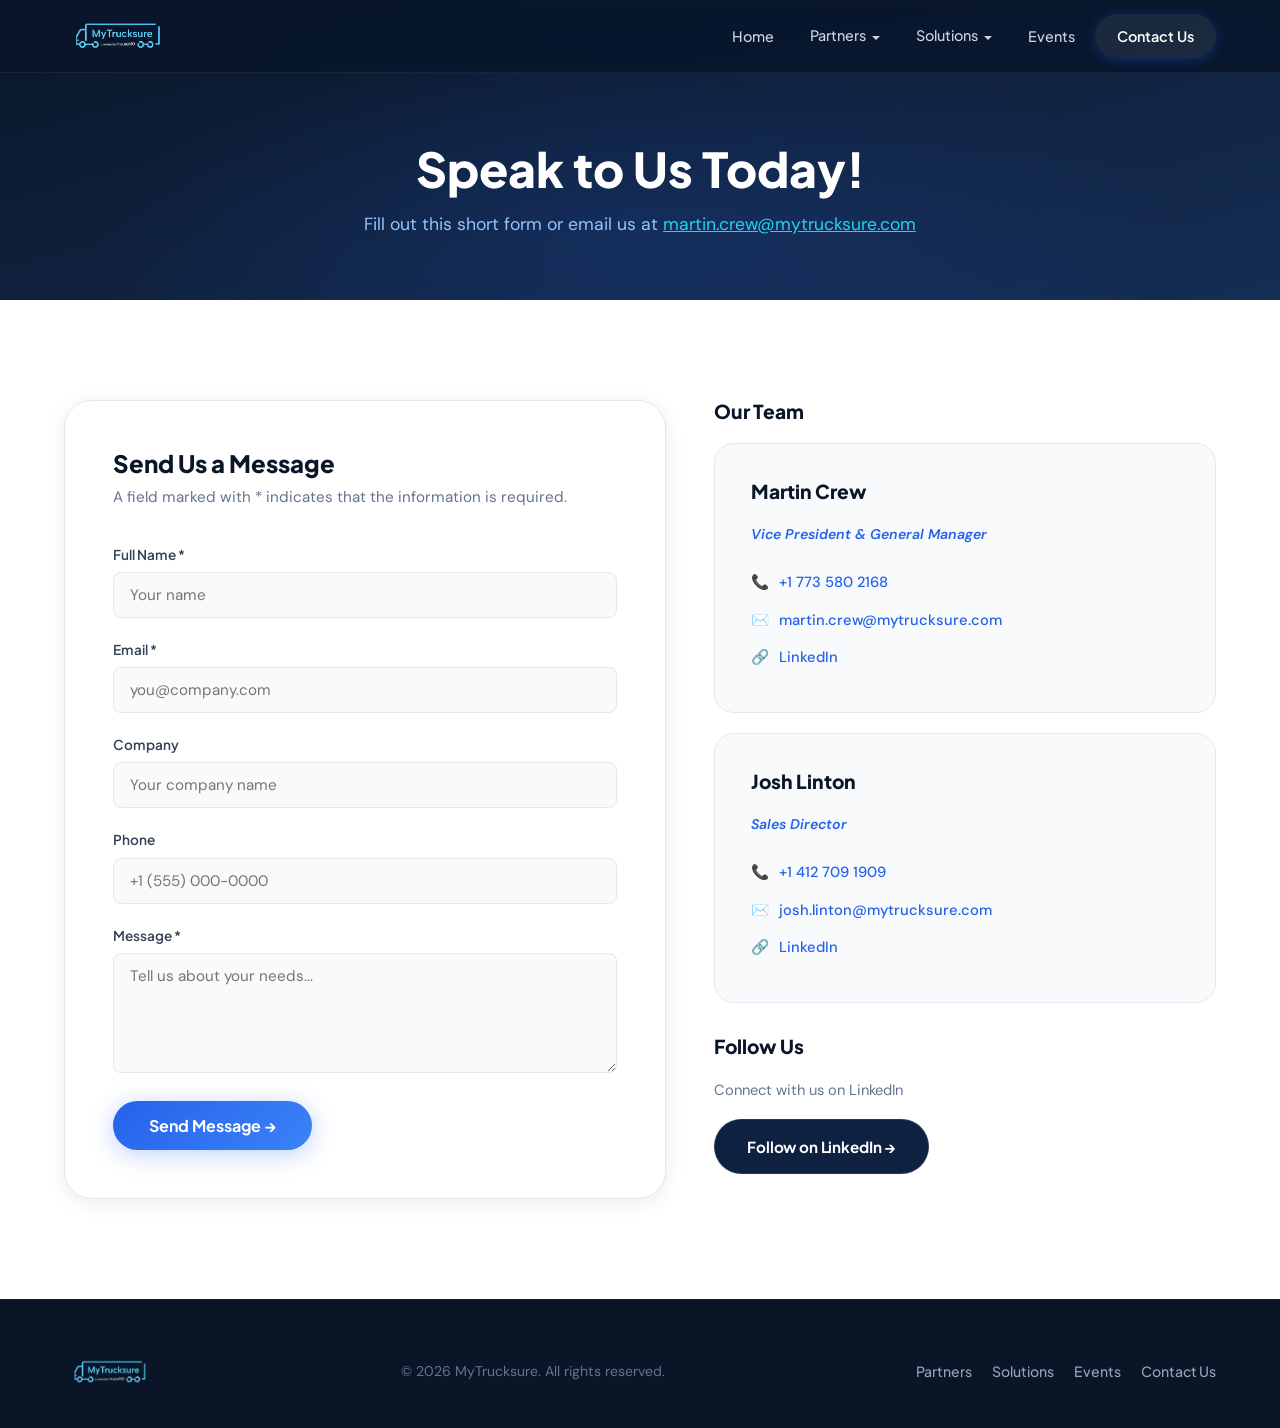
<file: pages/contact.html>
<!DOCTYPE html>
<html lang="en">
<head>
<meta charset="UTF-8">
<meta name="viewport" content="width=device-width, initial-scale=1.0">
<title>Contact Us - MyTrucksure</title>
<meta name="description" content="Contact MyTrucksure for a demo or introduction discussion about our trucking insurance SaaS platform.">
<link rel="preconnect" href="https://fonts.googleapis.com">
<link rel="preconnect" href="https://fonts.gstatic.com" crossorigin>
<link href="https://fonts.googleapis.com/css2?family=Plus+Jakarta+Sans:wght@400;500;600;700;800&family=DM+Sans:wght@400;500;600&display=swap" rel="stylesheet">
<link rel="stylesheet" href="../css/styles.css">
</head>
<body>

<!-- ═══════════════ NAVBAR ═══════════════ -->
<nav class="navbar" id="navbar">
  <div class="nav-inner">
    <a class="nav-logo" href="../index.html">
      <img src="../images/MyTrucksure_logo.png" alt="MyTrucksure Logo">
    </a>
    <div class="nav-links" id="navLinks">
      <a class="nav-link" href="../index.html" data-page="home">Home</a>
      <div class="nav-dropdown">
        <a class="nav-link" href="partners.html" data-page="partners">Partners</a>
        <div class="dropdown-menu">
          <a class="dropdown-item" href="partners.html#partnerships">Partnerships</a>
          <a class="dropdown-item" href="partners.html#integrations">Integrations</a>
        </div>
      </div>
      <div class="nav-dropdown">
        <a class="nav-link" href="solutions.html" data-page="solutions">Solutions</a>
        <div class="dropdown-menu">
          <a class="dropdown-item" href="solutions.html#underwriting">Underwriting</a>
          <a class="dropdown-item" href="solutions.html#policyadmin">Policy Admin</a>
          <a class="dropdown-item" href="solutions.html#billing">Billing &amp; Payments</a>
        </div>
      </div>
      <a class="nav-link" href="events.html" data-page="events">Events</a>
      <a class="nav-link nav-cta active" href="contact.html" data-page="contact">Contact Us</a>
    </div>
    <button class="hamburger" id="hamburger" onclick="toggleMenu()" aria-label="Menu">
      <span></span><span></span><span></span>
    </button>
  </div>
</nav>

<!-- ═══════════════ CONTACT PAGE ═══════════════ -->
<section class="contact-hero">
  <div class="container">
    <h1>Speak to Us Today!</h1>
    <p>Fill out this short form or email us at <a href="mailto:martin.crew@mytrucksure.com">martin.crew@mytrucksure.com</a></p>
  </div>
</section>

<section class="section-pad">
  <div class="container">
    <div class="contact-page-layout">
      <div class="contact-form-wrap reveal">
        <h2>Send Us a Message</h2>
        <p class="form-desc">A field marked with * indicates that the information is required.</p>
        <div class="form-group">
          <label class="form-label">Full Name *</label>
          <input type="text" class="form-input" placeholder="Your name">
        </div>
        <div class="form-group">
          <label class="form-label">Email *</label>
          <input type="email" class="form-input" placeholder="you@company.com">
        </div>
        <div class="form-group">
          <label class="form-label">Company</label>
          <input type="text" class="form-input" placeholder="Your company name">
        </div>
        <div class="form-group">
          <label class="form-label">Phone</label>
          <input type="tel" class="form-input" placeholder="+1 (555) 000-0000">
        </div>
        <div class="form-group">
          <label class="form-label">Message *</label>
          <textarea class="form-textarea" placeholder="Tell us about your needs..."></textarea>
        </div>
        <button class="form-submit" onclick="alert('Thank you! Your message has been received. We will get back to you shortly.')">Send Message →</button>
      </div>
      <div class="contact-sidebar">
        <h3>Our Team</h3>
        <div class="contact-person reveal">
          <h3>Martin Crew</h3>
          <span class="role">Vice President &amp; General Manager</span>
          <div class="contact-detail">📞 <a href="tel:+17735802168">+1 773 580 2168</a></div>
          <div class="contact-detail">✉️ <a href="mailto:martin.crew@mytrucksure.com">martin.crew@mytrucksure.com</a></div>
          <div class="contact-detail">🔗 <a href="https://www.linkedin.com/in/martin-crew-794110b/" target="_blank">LinkedIn</a></div>
        </div>
        <div class="contact-person reveal">
          <h3>Josh Linton</h3>
          <span class="role">Sales Director</span>
          <div class="contact-detail">📞 <a href="tel:+14127091909">+1 412 709 1909</a></div>
          <div class="contact-detail">✉️ <a href="mailto:josh.linton@mytrucksure.com">josh.linton@mytrucksure.com</a></div>
          <div class="contact-detail">🔗 <a href="https://www.linkedin.com/in/jtlinton" target="_blank">LinkedIn</a></div>
        </div>
        <div style="margin-top: 32px;">
          <h3>Follow Us</h3>
          <p style="color: var(--slate-500); font-size: 0.92rem; margin: 8px 0 16px;">Connect with us on LinkedIn</p>
          <a class="btn btn-dark" href="https://www.linkedin.com/company/mytrucksure/?viewAsMember=true" target="_blank">Follow on LinkedIn →</a>
        </div>
      </div>
    </div>
  </div>
</section>

<!-- ═══════════════ FOOTER ═══════════════ -->
<footer class="site-footer">
  <div class="container">
    <div class="footer-inner">
      <div class="footer-logo">
        <a href="../index.html"><img src="../images/MyTrucksure_logo.png" alt="MyTrucksure Logo"></a>
      </div>
      <p class="footer-text">&copy; 2026 MyTrucksure. All rights reserved.</p>
      <div class="footer-links">
        <a href="partners.html">Partners</a>
        <a href="solutions.html">Solutions</a>
        <a href="events.html">Events</a>
        <a href="contact.html">Contact Us</a>
      </div>
    </div>
  </div>
</footer>

<script src="../js/script.js"></script>

</body>
</html>
</file>
<file: css/styles.css>
/* ═══════════════ CSS VARIABLES ═══════════════ */
:root {
  --navy-900: #0a1628;
  --navy-800: #0f2140;
  --navy-700: #152d54;
  --navy-600: #1a3a6a;
  --blue-500: #2563eb;
  --blue-400: #3b82f6;
  --blue-300: #60a5fa;
  --blue-200: #93c5fd;
  --blue-100: #dbeafe;
  --blue-50: #eff6ff;
  --electric: #4f8fff;
  --cyan: #22d3ee;
  --slate-900: #0f172a;
  --slate-700: #334155;
  --slate-600: #475569;
  --slate-500: #64748b;
  --slate-400: #94a3b8;
  --slate-300: #cbd5e1;
  --slate-200: #e2e8f0;
  --slate-100: #f1f5f9;
  --slate-50: #f8fafc;
  --white: #ffffff;
  --font-display: 'Plus Jakarta Sans', sans-serif;
  --font-body: 'DM Sans', sans-serif;
  --shadow-sm: 0 1px 3px rgba(10,22,40,0.06);
  --shadow-md: 0 4px 20px rgba(10,22,40,0.08);
  --shadow-lg: 0 8px 40px rgba(10,22,40,0.12);
  --shadow-xl: 0 20px 60px rgba(10,22,40,0.16);
  --shadow-glow: 0 0 40px rgba(37,99,235,0.15);
  --radius-sm: 8px;
  --radius-md: 12px;
  --radius-lg: 20px;
  --radius-xl: 28px;
}

/* ═══════════════ RESET & BASE ═══════════════ */
*, *::before, *::after { margin: 0; padding: 0; box-sizing: border-box; }
html { scroll-behavior: smooth; }
body {
  font-family: var(--font-body);
  color: var(--slate-700);
  background: var(--white);
  line-height: 1.7;
  -webkit-font-smoothing: antialiased;
  overflow-x: hidden;
}
a { color: inherit; text-decoration: none; }
img { max-width: 100%; display: block; }
h1,h2,h3,h4,h5,h6 { font-family: var(--font-display); line-height: 1.2; }

/* ═══════════════ UTILITY ═══════════════ */
.container { max-width: 1200px; margin: 0 auto; padding: 0 24px; }
.section-pad { padding: 100px 0; }
.sr-only { position:absolute;width:1px;height:1px;overflow:hidden;clip:rect(0,0,0,0); }

/* ═══════════════ ANIMATIONS ═══════════════ */
@keyframes fadeUp {
  from { opacity: 0; transform: translateY(32px); }
  to { opacity: 1; transform: translateY(0); }
}
@keyframes fadeIn {
  from { opacity: 0; }
  to { opacity: 1; }
}
@keyframes slideRight {
  from { opacity: 0; transform: translateX(-40px); }
  to { opacity: 1; transform: translateX(0); }
}
@keyframes pulse-glow {
  0%, 100% { box-shadow: 0 0 20px rgba(37,99,235,0.2); }
  50% { box-shadow: 0 0 40px rgba(37,99,235,0.4); }
}
@keyframes float {
  0%, 100% { transform: translateY(0); }
  50% { transform: translateY(-12px); }
}
@keyframes grain {
  0%, 100% { transform: translate(0,0); }
  10% { transform: translate(-5%,-10%); }
  30% { transform: translate(3%,-15%); }
  50% { transform: translate(12%,9%); }
  70% { transform: translate(9%,4%); }
  90% { transform: translate(-1%,7%); }
}
@keyframes shimmer {
  0% { background-position: -200% 0; }
  100% { background-position: 200% 0; }
}
@keyframes countUp {
  from { opacity: 0; transform: translateY(10px); }
  to { opacity: 1; transform: translateY(0); }
}
.reveal {
  opacity: 0;
  transform: translateY(32px);
  transition: opacity 0.7s cubic-bezier(0.16,1,0.3,1), transform 0.7s cubic-bezier(0.16,1,0.3,1);
}
.reveal.visible {
  opacity: 1;
  transform: translateY(0);
}

/* ═══════════════ NAVBAR ═══════════════ */
.navbar {
  position: fixed; top: 0; left: 0; right: 0; z-index: 1000;
  background: rgba(10,22,40,0.85);
  backdrop-filter: blur(20px) saturate(180%);
  -webkit-backdrop-filter: blur(20px) saturate(180%);
  border-bottom: 1px solid rgba(255,255,255,0.06);
  transition: background 0.3s, box-shadow 0.3s;
}
.navbar.scrolled {
  background: rgba(10,22,40,0.95);
  box-shadow: 0 4px 30px rgba(0,0,0,0.2);
}
.nav-inner {
  max-width: 1200px; margin: 0 auto; padding: 0 24px;
  display: flex; align-items: center; justify-content: space-between;
  height: 72px;
}
.nav-logo {
  display: flex; align-items: center; gap: 10px;
  font-family: var(--font-display); font-weight: 800;
  font-size: 1.25rem; color: var(--white);
  letter-spacing: -0.02em; cursor: pointer;
}
.nav-logo img { height: 56px; width: auto; border-radius: 0; image-rendering: -webkit-optimize-contrast; }
.nav-links { display: flex; align-items: center; gap: 4px; }
.nav-link {
  color: var(--slate-300); font-size: 0.9rem; font-weight: 500;
  padding: 8px 16px; border-radius: var(--radius-sm);
  transition: color 0.2s, background 0.2s;
  cursor: pointer; position: relative;
  font-family: var(--font-display);
}
.nav-link:hover, .nav-link.active { color: var(--white); background: rgba(255,255,255,0.08); }
.nav-dropdown { position: relative; }
.nav-dropdown .nav-link::after {
  content: ''; display: inline-block; width: 0; height: 0;
  border-left: 4px solid transparent; border-right: 4px solid transparent;
  border-top: 4px solid currentColor; margin-left: 6px; vertical-align: middle;
  transition: transform 0.2s;
}
.nav-dropdown:hover .nav-link::after { transform: rotate(180deg); }
.dropdown-menu {
  position: absolute; top: calc(100% + 8px); left: 0;
  background: var(--navy-800); border: 1px solid rgba(255,255,255,0.08);
  border-radius: var(--radius-md); padding: 8px;
  min-width: 220px; opacity: 0; visibility: hidden;
  transform: translateY(-8px);
  transition: all 0.25s cubic-bezier(0.16,1,0.3,1);
  box-shadow: 0 16px 48px rgba(0,0,0,0.3);
}
.nav-dropdown:hover .dropdown-menu { opacity: 1; visibility: visible; transform: translateY(0); }
.dropdown-item {
  display: block; padding: 10px 14px; border-radius: var(--radius-sm);
  color: var(--slate-300); font-size: 0.88rem; font-weight: 500;
  transition: all 0.15s; font-family: var(--font-display); cursor: pointer;
}
.dropdown-item:hover { background: rgba(255,255,255,0.06); color: var(--white); }
.nav-cta {
  background: linear-gradient(135deg, var(--blue-500), var(--blue-400));
  color: var(--white) !important; padding: 10px 22px !important;
  border-radius: 100px !important; font-weight: 600 !important;
  box-shadow: 0 2px 12px rgba(37,99,235,0.3);
  transition: transform 0.2s, box-shadow 0.2s !important;
}
.nav-cta:hover { transform: translateY(-1px); box-shadow: 0 4px 20px rgba(37,99,235,0.4); background: linear-gradient(135deg, var(--blue-500), var(--blue-400)) !important; }
.hamburger { display: none; flex-direction: column; gap: 5px; cursor: pointer; padding: 8px; background: none; border: none; }
.hamburger span { display: block; width: 24px; height: 2px; background: var(--white); border-radius: 2px; transition: all 0.3s; }
.hamburger.open span:nth-child(1) { transform: rotate(45deg) translate(5px,5px); }
.hamburger.open span:nth-child(2) { opacity: 0; }
.hamburger.open span:nth-child(3) { transform: rotate(-45deg) translate(5px,-5px); }

/* ═══════════════ PAGE SECTIONS ═══════════════ */
/* Multi-page site: no SPA show/hide needed */

/* ═══════════════ HERO — FULL-SCREEN BACKGROUND ═══════════════ */
.hero {
  position: relative; min-height: 100vh; display: flex; align-items: center;
  justify-content: center; text-align: center;
  overflow: hidden; padding-top: 72px;
}
/* Truck background image — covers entire viewport */
.hero-bg {
  position: absolute; inset: 0; z-index: 0;
  background-image: url('../images/Heropage.jpeg');
  background-size: cover; background-position: center center;
  background-repeat: no-repeat;
  transition: opacity 0.6s ease;
}
/* Dark overlay for text readability */
.hero-bg::after {
  content: ''; position: absolute; inset: 0;
  background: linear-gradient(
    180deg,
    rgba(10,22,40,0.55) 0%,
    rgba(10,22,40,0.45) 40%,
    rgba(10,22,40,0.65) 100%
  );
}
/* Subtle vignette */
.hero-bg::before {
  content: ''; position: absolute; inset: 0; z-index: 1;
  background: radial-gradient(ellipse at center, transparent 50%, rgba(10,22,40,0.4) 100%);
}

.hero-content {
  position: relative; z-index: 2; max-width: 960px;
  margin: 0 auto; text-align: center;
  animation: fadeUp 1s cubic-bezier(0.16,1,0.3,1) 0.2s both;
}
.hero-badge {
  display: inline-flex; align-items: center; gap: 8px;
  background: rgba(255,255,255,0.1); border: 1px solid rgba(255,255,255,0.15);
  padding: 8px 18px; border-radius: 100px; font-size: 0.82rem;
  color: var(--blue-200); font-weight: 600; margin-bottom: 28px;
  font-family: var(--font-display); letter-spacing: 0.04em; text-transform: uppercase;
  backdrop-filter: blur(12px);
}
.hero-badge-dot { width: 8px; height: 8px; background: var(--cyan); border-radius: 50%; animation: pulse-glow 2s ease-in-out infinite; }
.hero h1 {
  font-size: clamp(2.2rem, 5vw, 4rem);
  font-weight: 800;
  color: var(--white); letter-spacing: -0.03em; margin-bottom: 8px;
  line-height: 1.08;
  text-shadow: 0 2px 40px rgba(0,0,0,0.3);
  white-space: nowrap;
  width: fit-content;
  margin-left: auto;
  margin-right: auto;
}
.hero h1 em {
  font-style: normal;
  background: linear-gradient(135deg, var(--blue-200), var(--cyan));
  -webkit-background-clip: text; -webkit-text-fill-color: transparent;
}
.hero-sub {
  font-size: clamp(0.95rem, 1.4vw, 1.05rem); color: rgba(255,255,255,0.92);
  margin: 20px auto 36px; line-height: 1.85; max-width: 720px;
  text-shadow: 0 1px 12px rgba(0,0,0,0.3);
  font-weight: 600;
}
.hero-ctas { display: flex; gap: 16px; flex-wrap: wrap; justify-content: center; }

/* Scroll indicator */
.hero-scroll {
  position: absolute; bottom: 36px; left: 50%; transform: translateX(-50%);
  z-index: 3; text-align: center;
  animation: fadeIn 1s 1.5s both;
}
.hero-scroll-label {
  font-size: 0.72rem; font-weight: 700; color: rgba(255,255,255,0.5);
  text-transform: uppercase; letter-spacing: 0.15em;
  font-family: var(--font-display); margin-bottom: 8px;
}
.hero-scroll-arrow {
  display: block; margin: 0 auto;
  width: 20px; height: 20px;
  border-right: 2px solid rgba(255,255,255,0.4);
  border-bottom: 2px solid rgba(255,255,255,0.4);
  transform: rotate(45deg);
  animation: scrollBounce 2s ease-in-out infinite;
}
@keyframes scrollBounce {
  0%, 100% { transform: rotate(45deg) translateY(0); opacity: 0.4; }
  50% { transform: rotate(45deg) translateY(6px); opacity: 0.8; }
}

.btn {
  display: inline-flex; align-items: center; gap: 8px;
  padding: 14px 32px; border-radius: 100px; font-weight: 700;
  font-size: 0.95rem; font-family: var(--font-display);
  transition: all 0.25s cubic-bezier(0.16,1,0.3,1);
  cursor: pointer; border: none; letter-spacing: -0.01em;
}
.btn-primary {
  background: linear-gradient(135deg, var(--blue-400), var(--blue-500));
  color: var(--white); box-shadow: 0 4px 24px rgba(37,99,235,0.35);
}
.btn-primary:hover { transform: translateY(-2px); box-shadow: 0 8px 32px rgba(37,99,235,0.45); }
.btn-outline {
  background: rgba(255,255,255,0.08); color: var(--white);
  border: 1.5px solid rgba(255,255,255,0.25);
  backdrop-filter: blur(8px);
}
.btn-outline:hover { background: rgba(255,255,255,0.15); border-color: rgba(255,255,255,0.4); }
.btn-dark {
  background: var(--navy-800); color: var(--white);
  border: 1px solid rgba(255,255,255,0.1);
}
.btn-dark:hover { background: var(--navy-700); }
/* (hero visual elements removed — truck is now full-screen background) */

/* trust bar removed */

/* ═══════════════ BENEFITS ═══════════════ */
.benefits-section { background: var(--slate-50); }
/* Benefits Carousel — layout handled by inline <style> in index.html */
/* Only typography and colors defined here (no display, no layout, no animation) */
.benefits-slide h3 {
  font-size: 1.15rem; font-weight: 800; color: var(--navy-900);
  margin-bottom: 8px; font-family: var(--font-display); line-height: 1.3;
  white-space: nowrap;
}
.benefits-slide p { font-size: 0.95rem; color: var(--slate-500); line-height: 1.7; max-width: 580px; margin: 0 auto; }
.section-header { text-align: center; margin-bottom: 64px; }
.section-label {
  display: inline-block; font-size: 0.78rem; font-weight: 700;
  color: var(--blue-500); text-transform: uppercase; letter-spacing: 0.1em;
  margin-bottom: 16px; font-family: var(--font-display);
}
.section-title {
  font-size: clamp(2rem, 3.5vw, 2.8rem); font-weight: 800;
  color: var(--navy-900); letter-spacing: -0.03em; margin-bottom: 16px;
}
.section-desc { font-size: 1.1rem; color: var(--slate-500); max-width: 600px; margin: 0 auto; }
.benefits-grid { display: grid; grid-template-columns: repeat(auto-fit, minmax(340px,1fr)); gap: 24px; }
.benefit-card {
  background: var(--white); border: 1px solid var(--slate-200);
  border-radius: var(--radius-lg); padding: 36px;
  transition: all 0.35s cubic-bezier(0.16,1,0.3,1);
  position: relative; overflow: hidden;
}
.benefit-card::before {
  content: ''; position: absolute; top: 0; left: 0; right: 0; height: 3px;
  background: linear-gradient(90deg, var(--blue-400), var(--cyan));
  opacity: 0; transition: opacity 0.3s;
}
.benefit-card:hover { transform: translateY(-4px); box-shadow: var(--shadow-lg); border-color: var(--blue-200); }
.benefit-card:hover::before { opacity: 1; }
.benefit-icon {
  width: 52px; height: 52px; border-radius: var(--radius-md);
  background: var(--blue-50); display: flex; align-items: center; justify-content: center;
  margin-bottom: 20px; font-size: 1.4rem;
}
.benefit-card h3 { font-size: 1.1rem; font-weight: 700; color: var(--navy-900); margin-bottom: 10px; }
.benefit-card p { font-size: 0.95rem; color: var(--slate-500); line-height: 1.7; }

/* ═══════════════ COVERAGE ═══════════════ */
.coverage-section {
  background: linear-gradient(165deg, var(--navy-900), var(--navy-700));
  position: relative; overflow: hidden;
}
.coverage-section::before {
  content: ''; position: absolute; inset: 0;
  background: radial-gradient(ellipse at 70% 20%, rgba(37,99,235,0.12) 0%, transparent 60%);
}
.coverage-section .section-label { color: var(--blue-300); }
.coverage-section .section-title { color: var(--white); }
.coverage-section .section-desc { color: var(--slate-400); }
.coverage-grid { display: grid; grid-template-columns: repeat(auto-fit, minmax(320px,1fr)); gap: 28px; position: relative; z-index: 1; }
.coverage-card {
  border-radius: var(--radius-lg); padding: 36px;
  transition: all 0.4s cubic-bezier(0.16,1,0.3,1); display: flex; align-items: flex-start; gap: 18px;
  border: 1px solid transparent;
}
/* Default: ALL cards blue bg/white text */
.coverage-card:nth-child(odd) {
  background: linear-gradient(135deg, var(--blue-500), var(--blue-400));
  border-color: var(--blue-400);
}
.coverage-card:nth-child(even) {
  background: linear-gradient(135deg, var(--blue-500), var(--blue-400));
  border-color: var(--blue-400);
}
.coverage-card:nth-child(odd) h3 { color: var(--white); font-weight: 800; }
.coverage-card:nth-child(odd) p { color: rgba(255,255,255,0.85); }
.coverage-card:nth-child(even) h3 { color: var(--white); font-weight: 800; }
.coverage-card:nth-child(even) p { color: rgba(255,255,255,0.85); }
/* Hover: flip to white bg / blue text */
.coverage-card:hover {
  transform: translateY(-4px);
  box-shadow: 0 12px 40px rgba(0,0,0,0.15);
  background: var(--white) !important;
  border-color: var(--slate-200) !important;
}
.coverage-card:hover h3 { color: var(--blue-500) !important; }
.coverage-card:hover p { color: var(--slate-600) !important; }
.coverage-card:hover .coverage-icon { filter: none; }
.coverage-icon { font-size: 1.6rem; flex-shrink: 0; }
.coverage-card h3 { font-size: 1.05rem; font-weight: 800; margin-bottom: 6px; }
.coverage-card p { font-size: 0.9rem; font-weight: 600; }

/* ═══════════════ PLATFORM ═══════════════ */
.platform-section { background: var(--white); }
.platform-box {
  background: linear-gradient(135deg, var(--blue-50), var(--slate-50));
  border: 1px solid var(--blue-100); border-radius: var(--radius-xl);
  padding: 56px; position: relative; overflow: hidden;
}
.platform-box::before {
  content: ''; position: absolute; top: -50%; right: -20%; width: 400px; height: 400px;
  background: radial-gradient(circle, rgba(37,99,235,0.06) 0%, transparent 70%);
  border-radius: 50%;
}
.platform-box h2 {
  font-size: clamp(1.6rem, 3vw, 2.2rem); font-weight: 800; color: var(--navy-900);
  margin-bottom: 20px; letter-spacing: -0.02em; max-width: 800px; position: relative;
}
.platform-box h2 span { color: var(--blue-500); }
.platform-box > p {
  font-size: 1.05rem; color: var(--slate-600); line-height: 1.9;
  max-width: 820px; position: relative;
}
.platform-tech-tags { display: flex; flex-wrap: wrap; gap: 10px; margin-top: 28px; position: relative; }
.tech-tag {
  padding: 8px 18px; border-radius: 100px; font-size: 0.82rem;
  font-weight: 600; font-family: var(--font-display);
  background: var(--white); border: 1px solid var(--slate-200);
  color: var(--slate-700);
}

/* ═══════════════ CONTACT STRIP ON HOME ═══════════════ */
.contact-strip { background: var(--white); }
.contact-cards { display: grid; grid-template-columns: repeat(auto-fit, minmax(300px,1fr)); gap: 28px; }
.contact-person {
  background: var(--slate-50); border: 1px solid var(--slate-200);
  border-radius: var(--radius-lg); padding: 36px;
  transition: all 0.3s;
}
.contact-person:hover { box-shadow: var(--shadow-md); border-color: var(--blue-200); }
.contact-person h3 { font-size: 1.15rem; font-weight: 800; color: var(--navy-900); margin-bottom: 2px; }
.contact-person .role { font-size: 0.88rem; color: var(--blue-500); font-weight: 600; font-style: italic; margin-bottom: 18px; display: block; }
.contact-detail { display: flex; align-items: center; gap: 10px; padding: 6px 0; font-size: 0.92rem; color: var(--slate-600); }
.contact-detail a { color: var(--blue-500); font-weight: 500; }
.contact-detail a:hover { text-decoration: underline; }

/* ═══════════════ LINKEDIN CTA ═══════════════ */
.linkedin-section {
  background: linear-gradient(135deg, var(--navy-900), var(--blue-500));
  text-align: center; position: relative; overflow: hidden;
}
.linkedin-section::before {
  content: ''; position: absolute; inset: 0;
  background: radial-gradient(ellipse at center, rgba(37,99,235,0.15) 0%, transparent 70%);
}
.linkedin-section h2 { color: var(--white); font-size: 2rem; font-weight: 800; margin-bottom: 12px; position: relative; }
.linkedin-section p { color: var(--blue-200); font-size: 1.05rem; margin-bottom: 28px; position: relative; }
.linkedin-section .btn { position: relative; }

/* ═══════════════ PARTNERS PAGE ═══════════════ */
.partners-hero {
  padding: 140px 0 60px;
  background: linear-gradient(165deg, var(--navy-900), var(--navy-700));
  text-align: center; position: relative; overflow: hidden;
}
.partners-hero::before {
  content: ''; position: absolute; inset: 0;
  background: radial-gradient(ellipse at 50% 80%, rgba(37,99,235,0.15) 0%, transparent 60%);
}
.partners-hero h1 { font-size: clamp(2rem, 4vw, 3rem); font-weight: 800; color: var(--white); position: relative; margin-bottom: 12px; }
.partners-hero p { color: var(--blue-200); font-size: 1.1rem; max-width: 600px; margin: 0 auto; position: relative; }
.partners-intro {
  max-width: 780px; margin: 0 auto; text-align: center;
  font-size: 1.05rem; color: var(--slate-600); line-height: 1.8;
  padding: 48px 24px 0;
}
.partners-grid { display: grid; grid-template-columns: repeat(auto-fit, minmax(340px,1fr)); gap: 28px; }
.partner-card {
  background: var(--white); border: 1px solid var(--slate-200);
  border-radius: var(--radius-lg); padding: 36px;
  transition: all 0.35s cubic-bezier(0.16,1,0.3,1);
  display: flex; flex-direction: column;
}
.partner-card:hover { transform: translateY(-4px); box-shadow: var(--shadow-lg); border-color: var(--blue-200); }
.partner-logo-wrap { height: 80px; display: flex; align-items: center; justify-content: center; margin-bottom: 20px; padding: 10px; background: var(--slate-50); border-radius: var(--radius-sm); }
.partner-logo-wrap img { max-height: 56px; max-width: 160px; width: auto; object-fit: contain; }
.partner-card h3 { font-size: 1.1rem; font-weight: 800; color: var(--navy-900); margin-bottom: 4px; }
.partner-card .partner-tag { font-size: 0.82rem; font-weight: 700; color: var(--blue-500); margin-bottom: 14px; display: block; }
.partner-card p { font-size: 0.92rem; color: var(--slate-500); line-height: 1.7; flex: 1; }
.partner-card .partner-link {
  display: inline-flex; align-items: center; gap: 6px;
  margin-top: 18px; color: var(--blue-500); font-weight: 600; font-size: 0.88rem;
  transition: gap 0.2s;
}
.partner-card:hover .partner-link { gap: 10px; }

/* ═══════════════ SOLUTIONS PAGE ═══════════════ */
.solutions-hero {
  padding: 140px 0 60px;
  background: linear-gradient(165deg, var(--navy-900), var(--navy-700));
  text-align: center; position: relative; overflow: hidden;
}
.solutions-hero::before {
  content: ''; position: absolute; inset: 0;
  background: radial-gradient(ellipse at 50% 80%, rgba(37,99,235,0.15) 0%, transparent 60%);
}
.solutions-hero h1 { font-size: clamp(2rem, 4vw, 3rem); font-weight: 800; color: var(--white); position: relative; margin-bottom: 12px; }
.solutions-hero p { color: var(--blue-200); font-size: 1.1rem; max-width: 600px; margin: 0 auto; position: relative; }
.solution-block { padding: 80px 0; border-bottom: 1px solid var(--slate-200); }
.solution-block:last-child { border-bottom: none; }
.solution-block:nth-child(even) { background: var(--slate-50); }
.solution-layout { display: grid; grid-template-columns: 1fr 1fr; gap: 60px; align-items: center; }
.solution-layout.reverse { direction: rtl; }
.solution-layout.reverse > * { direction: ltr; }
.solution-content h2 {
  font-size: clamp(1.8rem, 3vw, 2.4rem); font-weight: 800;
  color: var(--navy-900); margin-bottom: 8px; letter-spacing: -0.02em;
}
.solution-content .solution-subtitle {
  font-size: 1rem; color: var(--blue-500); font-weight: 600;
  margin-bottom: 24px; font-family: var(--font-display);
}
.solution-features { list-style: none; display: flex; flex-direction: column; gap: 14px; }
.solution-features li {
  display: flex; align-items: flex-start; gap: 12px;
  font-size: 0.95rem; color: var(--slate-600); line-height: 1.6;
}
.solution-features li::before {
  content: '✓'; color: var(--blue-500); font-weight: 800; flex-shrink: 0;
  width: 24px; height: 24px; display: flex; align-items: center; justify-content: center;
  background: var(--blue-50); border-radius: 50%; font-size: 0.8rem;
}
.solution-visual {
  background: linear-gradient(135deg, var(--blue-50), var(--slate-100));
  border-radius: var(--radius-xl); padding: 40px; display: flex;
  align-items: center; justify-content: center; min-height: 300px;
  border: 1px solid var(--blue-100);
}
.solution-visual img { max-width: 100%; border-radius: var(--radius-md); }

/* ═══════════════ EVENTS PAGE ═══════════════ */
.events-hero {
  padding: 140px 0 60px;
  background: linear-gradient(165deg, var(--navy-900), var(--navy-700));
  text-align: center; position: relative; overflow: hidden;
}
.events-hero::before {
  content: ''; position: absolute; inset: 0;
  background: radial-gradient(ellipse at 50% 80%, rgba(37,99,235,0.15) 0%, transparent 60%);
}
.events-hero h1 { font-size: clamp(2rem, 4vw, 3rem); font-weight: 800; color: var(--white); position: relative; margin-bottom: 12px; }
.events-hero p { color: var(--blue-200); font-size: 1.1rem; max-width: 600px; margin: 0 auto; position: relative; }
.events-grid { display: grid; grid-template-columns: repeat(auto-fit, minmax(340px,1fr)); gap: 28px; }
.event-card {
  background: var(--white); border: 1px solid var(--slate-200);
  border-radius: var(--radius-lg); overflow: hidden;
  transition: all 0.35s cubic-bezier(0.16,1,0.3,1);
  cursor: pointer;
}
.event-card:hover { transform: translateY(-4px); box-shadow: var(--shadow-lg); border-color: var(--blue-200); }
.event-card-top {
  background: linear-gradient(135deg, var(--navy-800), var(--navy-700));
  padding: 28px 32px; position: relative;
}
.event-date {
  font-size: 0.82rem; font-weight: 700; color: var(--blue-300);
  font-family: var(--font-display); text-transform: uppercase;
  letter-spacing: 0.05em; margin-bottom: 8px;
}
.event-card h3 { font-size: 1.2rem; font-weight: 800; color: var(--white); }
.event-card-body { padding: 24px 32px; }
.event-card-body p { font-size: 0.92rem; color: var(--slate-500); line-height: 1.7; }
.event-card { display: flex; flex-direction: column; }
.event-card-body { flex: 1; }
.event-card-footer {
  padding: 0 32px 24px;
  display: flex; justify-content: space-between; align-items: center;
  margin-top: auto;
}
/* Event logo overlay on hover — covers entire card above footer */
.event-card { position: relative; }
.event-card-logo {
  position: absolute; top: 0; left: 0; right: 0; bottom: 60px;
  display: flex; align-items: center; justify-content: center;
  background: rgba(10,22,40,0.92); backdrop-filter: blur(8px);
  opacity: 0; transition: opacity 0.4s ease;
  border-radius: var(--radius-lg) var(--radius-lg) 0 0;
  z-index: 5;
}
.event-card-logo img { max-height: 100px; max-width: 280px; object-fit: contain; filter: brightness(1.15); }
.event-card:hover .event-card-logo { opacity: 1; }
.event-location { font-size: 0.82rem; color: var(--slate-400); font-weight: 500; }
.event-location::before { content: '📍 '; }
.event-read-more {
  font-size: 0.85rem; color: var(--blue-500); font-weight: 600;
  font-family: var(--font-display);
  display: inline-flex; align-items: center; gap: 4px;
  transition: gap 0.2s;
}
.event-card:hover .event-read-more { gap: 8px; }

/* ═══════════════ EVENT DETAIL VIEW ═══════════════ */
.event-detail-page {
  padding-top: 72px;
}
.breadcrumb {
  background: var(--slate-50); border-bottom: 1px solid var(--slate-200);
  padding: 14px 0;
}
.breadcrumb-inner {
  display: flex; align-items: center; gap: 8px;
  font-size: 0.85rem; color: var(--slate-500);
  font-family: var(--font-display);
}
.breadcrumb-link {
  color: var(--blue-500); cursor: pointer; font-weight: 500;
  transition: color 0.2s;
}
.breadcrumb-link:hover { color: var(--navy-900); text-decoration: underline; }
.breadcrumb-sep { color: var(--slate-400); }
.breadcrumb-current { color: var(--slate-700); font-weight: 600; }

.event-detail-hero {
  background: linear-gradient(165deg, var(--navy-900), var(--navy-700));
  padding: 80px 0 60px; text-align: center;
  position: relative; overflow: hidden;
}
.event-detail-hero::before {
  content: ''; position: absolute; inset: 0;
  background: radial-gradient(ellipse at 50% 80%, rgba(37,99,235,0.15) 0%, transparent 60%);
}
.event-detail-hero h1 {
  font-size: clamp(2rem, 4vw, 3rem); font-weight: 800;
  color: var(--white); position: relative; margin-bottom: 12px;
}
.event-detail-logo { margin: 0 auto 20px; max-height: 90px; object-fit: contain; position: relative; }
.event-detail-meta {
  display: flex; align-items: center; justify-content: center; gap: 24px;
  position: relative; flex-wrap: wrap;
}
.event-detail-meta span {
  font-size: 0.95rem; color: var(--blue-200); font-weight: 500;
}
.event-detail-body {
  max-width: 720px; margin: 0 auto; padding: 60px 24px 80px;
}
.event-detail-body p {
  font-size: 1.05rem; color: var(--slate-600); line-height: 1.9;
  margin-bottom: 20px;
}
.event-detail-body a {
  color: var(--blue-500); text-decoration: underline;
}
.event-detail-nav {
  display: flex; justify-content: space-between; align-items: center;
  border-top: 1px solid var(--slate-200);
  padding-top: 32px; margin-top: 40px;
}
.event-nav-btn {
  display: flex; align-items: center; gap: 8px;
  color: var(--blue-500); font-weight: 600; font-size: 0.92rem;
  font-family: var(--font-display); cursor: pointer;
  padding: 10px 20px; border-radius: 100px;
  background: var(--blue-50); border: 1px solid var(--blue-100);
  transition: all 0.2s;
}
.event-nav-btn:hover { background: var(--blue-100); }
.event-nav-btn.disabled { opacity: 0.3; pointer-events: none; }
.event-back-btn {
  display: inline-flex; align-items: center; gap: 8px;
  color: var(--blue-500); font-weight: 600; font-size: 0.92rem;
  font-family: var(--font-display); cursor: pointer;
  margin-bottom: 32px;
  transition: gap 0.2s;
}
.event-back-btn:hover { gap: 12px; }

/* ═══════════════ CONTACT PAGE ═══════════════ */
.contact-hero {
  padding: 140px 0 60px;
  background: linear-gradient(165deg, var(--navy-900), var(--navy-700));
  text-align: center; position: relative; overflow: hidden;
}
.contact-hero::before {
  content: ''; position: absolute; inset: 0;
  background: radial-gradient(ellipse at 50% 80%, rgba(37,99,235,0.15) 0%, transparent 60%);
}
.contact-hero h1 { font-size: clamp(2rem, 4vw, 3rem); font-weight: 800; color: var(--white); position: relative; margin-bottom: 12px; }
.contact-hero p { color: var(--blue-200); font-size: 1.1rem; max-width: 600px; margin: 0 auto; position: relative; }
.contact-hero p a { color: var(--cyan); text-decoration: underline; }
.contact-page-layout { display: grid; grid-template-columns: 1.2fr 1fr; gap: 48px; align-items: start; }
.contact-form-wrap {
  background: var(--white); border: 1px solid var(--slate-200);
  border-radius: var(--radius-xl); padding: 48px;
  box-shadow: var(--shadow-md);
}
.contact-form-wrap h2 { font-size: 1.5rem; font-weight: 800; color: var(--navy-900); margin-bottom: 8px; }
.contact-form-wrap .form-desc { color: var(--slate-500); margin-bottom: 32px; font-size: 0.95rem; }
.form-group { margin-bottom: 20px; }
.form-label {
  display: block; font-size: 0.85rem; font-weight: 600; color: var(--slate-700);
  margin-bottom: 6px; font-family: var(--font-display);
}
.form-input, .form-textarea {
  width: 100%; padding: 12px 16px; border: 1.5px solid var(--slate-200);
  border-radius: var(--radius-sm); font-family: var(--font-body);
  font-size: 0.95rem; color: var(--slate-700);
  transition: border-color 0.2s, box-shadow 0.2s;
  background: var(--slate-50);
}
.form-input:focus, .form-textarea:focus {
  outline: none; border-color: var(--blue-400);
  box-shadow: 0 0 0 3px rgba(37,99,235,0.1);
  background: var(--white);
}
.form-textarea { min-height: 120px; resize: vertical; }
.form-submit {
  background: linear-gradient(135deg, var(--blue-500), var(--blue-400));
  color: var(--white); border: none; padding: 14px 36px;
  border-radius: 100px; font-weight: 700; font-size: 1rem;
  font-family: var(--font-display); cursor: pointer;
  transition: all 0.25s; box-shadow: 0 4px 24px rgba(37,99,235,0.3);
}
.form-submit:hover { transform: translateY(-2px); box-shadow: 0 8px 32px rgba(37,99,235,0.45); }
.contact-sidebar h3 { font-size: 1.2rem; font-weight: 800; color: var(--navy-900); margin-bottom: 20px; }
.contact-sidebar .contact-person { margin-bottom: 20px; }

/* ═══════════════ FOOTER ═══════════════ */
.site-footer {
  background: var(--navy-900); padding: 48px 0 32px;
  border-top: 1px solid rgba(255,255,255,0.06);
}
.footer-inner {
  display: flex; align-items: center; justify-content: space-between;
  flex-wrap: wrap; gap: 16px;
}
.footer-text { color: var(--slate-500); font-size: 0.88rem; }
.footer-logo { display: flex; align-items: center; }
.footer-logo img { height: 48px; width: auto; image-rendering: -webkit-optimize-contrast; }
.footer-links { display: flex; align-items: center; gap: 20px; flex-wrap: wrap; }
.footer-links a {
  color: var(--slate-400); font-size: 0.88rem; font-weight: 500;
  font-family: var(--font-display); transition: color 0.2s;
}
.footer-links a:hover { color: var(--blue-300); }
.footer-powered {
  display: flex; align-items: center; gap: 8px;
  font-size: 0.85rem; color: var(--slate-500);
  font-family: var(--font-display);
}
.footer-powered a {
  color: var(--blue-300); font-weight: 600;
  transition: color 0.2s;
}
.footer-powered a:hover { color: var(--cyan); text-decoration: underline; }

/* ═══════════════ RESPONSIVE ═══════════════ */
@media (max-width: 900px) {
  .hero-content { padding: 0 12px; }
  .solution-layout, .solution-layout.reverse { grid-template-columns: 1fr; direction: ltr; }
  .contact-page-layout { grid-template-columns: 1fr; }
  .nav-links { display: none; }
  .hamburger { display: flex; }
  .nav-links.open {
    display: flex; flex-direction: column; position: absolute;
    top: 72px; left: 0; right: 0; background: var(--navy-900);
    padding: 16px 24px; gap: 8px; border-bottom: 1px solid rgba(255,255,255,0.06);
  }
  .nav-dropdown:hover .dropdown-menu { position: static; transform: none; opacity: 1; visibility: visible; box-shadow: none; background: transparent; border: none; padding-left: 16px; }
  .partners-grid, .events-grid { grid-template-columns: 1fr; }
  .carousel-nav.prev { left: -8px; }
  .carousel-nav.next { right: -8px; }
  .footer-inner { flex-direction: column; text-align: center; }
  .nav-logo img { height: 40px; width: auto; }
}
</file>
